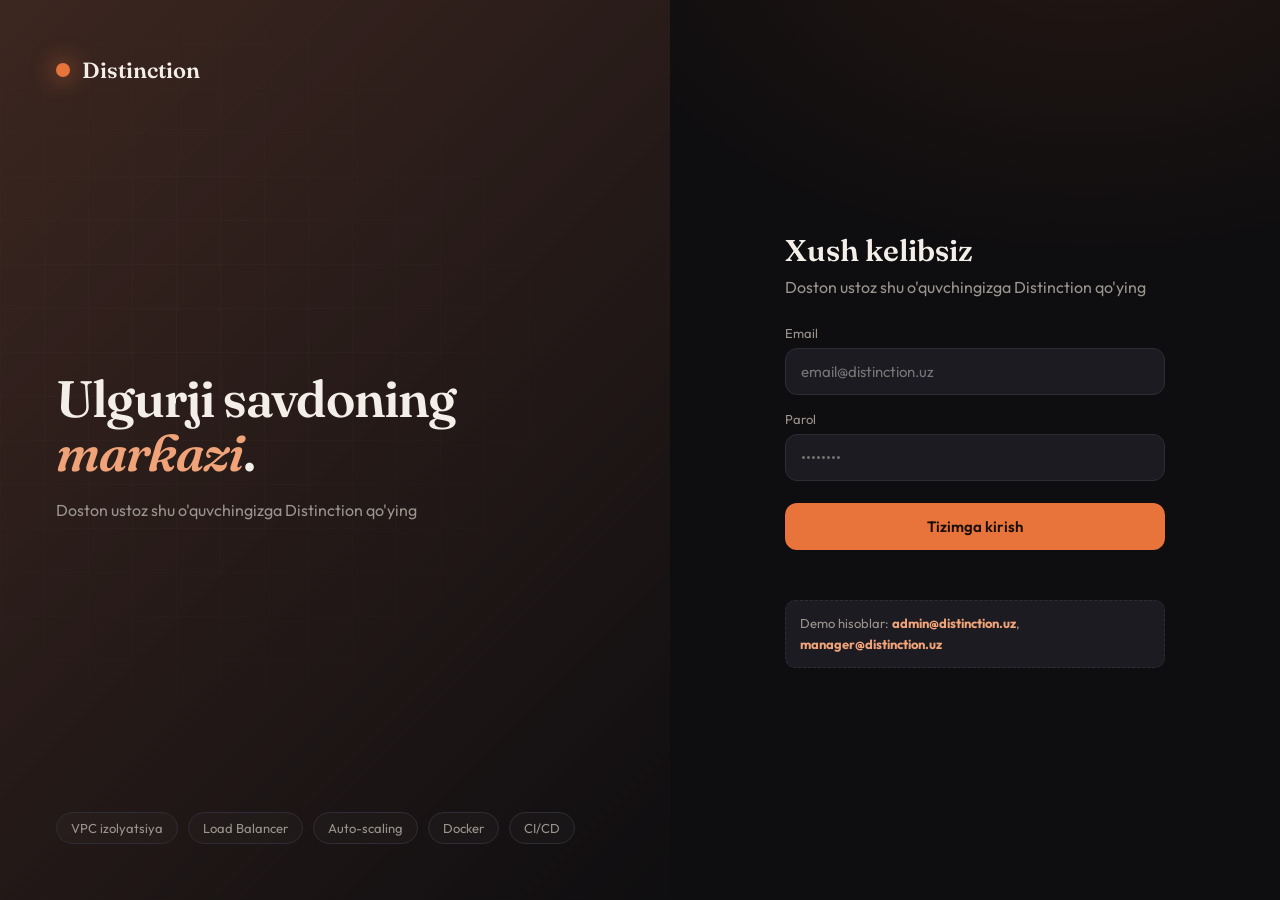
<file: frontend/index.html>
<!DOCTYPE html>
<html lang="uz">
<head>
  <meta charset="UTF-8" />
  <meta name="viewport" content="width=device-width, initial-scale=1.0" />
  <title>Distinction — Doston ustozga qo'yish yarashadi</title>
  <link rel="preconnect" href="https://fonts.googleapis.com">
  <link rel="preconnect" href="https://fonts.gstatic.com" crossorigin>
  <link href="https://fonts.googleapis.com/css2?family=Fraunces:opsz,wght@9..144,400;9..144,500;9..144,600;9..144,700&family=Outfit:wght@300;400;500;600;700&display=swap" rel="stylesheet">
  <link rel="stylesheet" href="styles.css" />
</head>
<body>
  <div id="app"></div>
  <script src="app.js"></script>
</body>
</html>
</file>
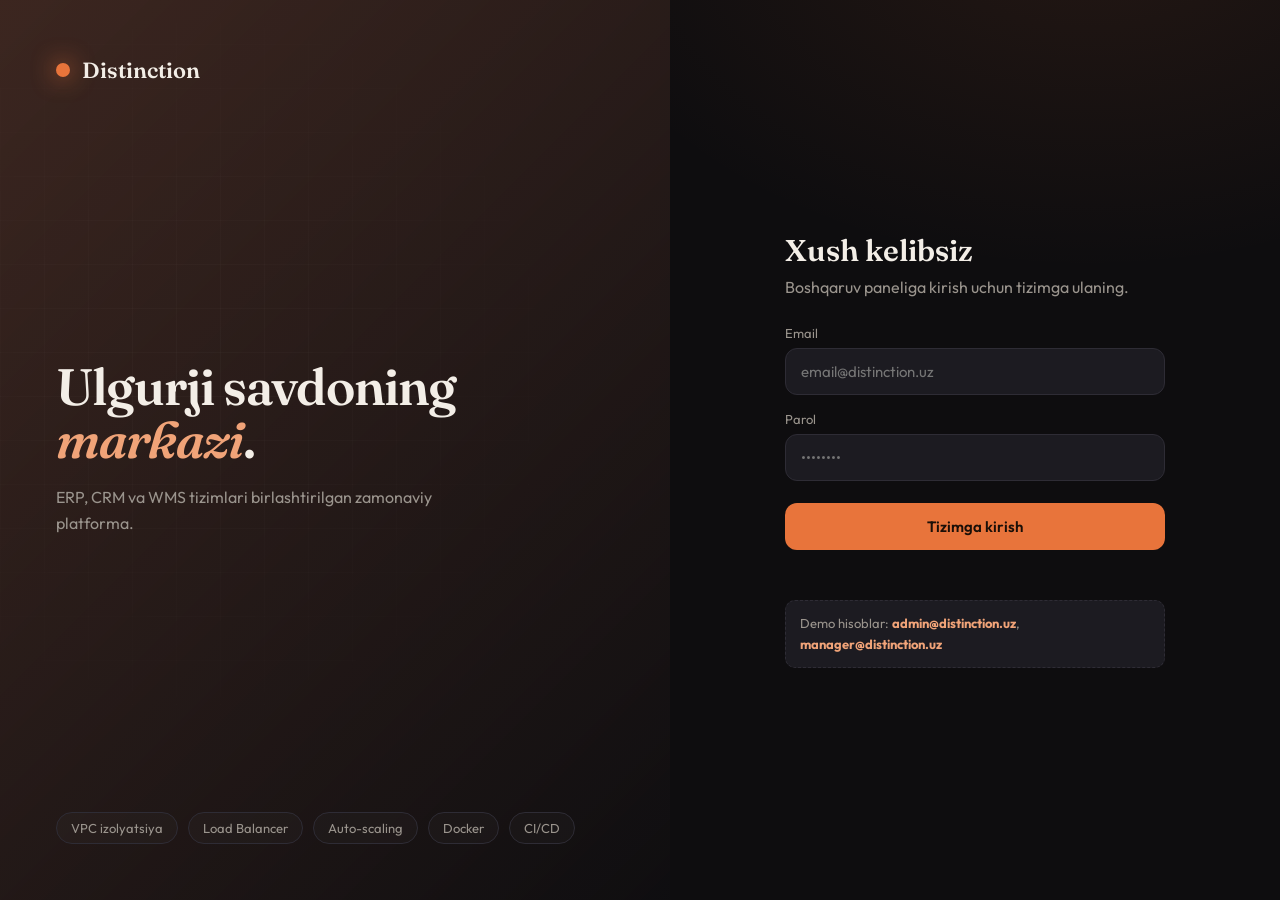
<file: backend/static/index.html>
<!DOCTYPE html>
<html lang="uz">
<head>
  <meta charset="UTF-8" />
  <meta name="viewport" content="width=device-width, initial-scale=1.0" />
  <title>Distinction — Boshqaruv Platformasi</title>
  <link rel="preconnect" href="https://fonts.googleapis.com">
  <link rel="preconnect" href="https://fonts.gstatic.com" crossorigin>
  <link href="https://fonts.googleapis.com/css2?family=Fraunces:opsz,wght@9..144,400;9..144,500;9..144,600;9..144,700&family=Outfit:wght@300;400;500;600;700&display=swap" rel="stylesheet">
  <link rel="stylesheet" href="styles.css" />
</head>
<body>
  <div id="app"></div>
  <script src="app.js"></script>
</body>
</html>
</file>
<file: frontend/styles.css>
:root {
  --bg: #0e0d0f;
  --bg-soft: #16151a;
  --panel: #1c1b21;
  --panel-2: #232228;
  --border: #2e2c35;
  --text: #f3eee7;
  --muted: #9a948d;
  --accent: #e8743b;        /* warm terracotta */
  --accent-soft: #f0a378;
  --gold: #d9b65f;
  --green: #5fb87a;
  --red: #e2604f;
  --blue: #6d9fd1;
  --radius: 16px;
  --shadow: 0 20px 60px -20px rgba(0,0,0,0.6);
  font-family: 'Outfit', sans-serif;
}

* { box-sizing: border-box; margin: 0; padding: 0; }

body {
  background:
    radial-gradient(900px 600px at 85% -10%, rgba(232,116,59,0.10), transparent 60%),
    radial-gradient(700px 500px at 0% 100%, rgba(217,182,95,0.06), transparent 55%),
    var(--bg);
  color: var(--text);
  min-height: 100vh;
  -webkit-font-smoothing: antialiased;
}

.serif { font-family: 'Fraunces', serif; }

button { font-family: inherit; cursor: pointer; border: none; }
input, select, textarea { font-family: inherit; }

/* ---------- LOGIN ---------- */
.login-wrap {
  min-height: 100vh;
  display: grid;
  grid-template-columns: 1.1fr 1fr;
}
.login-art {
  position: relative;
  overflow: hidden;
  background:
    linear-gradient(135deg, rgba(232,116,59,0.18), rgba(14,13,15,0.9)),
    var(--bg-soft);
  display: flex;
  flex-direction: column;
  justify-content: space-between;
  padding: 56px;
}
.login-art::after {
  content: "";
  position: absolute;
  inset: 0;
  background-image:
    linear-gradient(rgba(255,255,255,0.025) 1px, transparent 1px),
    linear-gradient(90deg, rgba(255,255,255,0.025) 1px, transparent 1px);
  background-size: 44px 44px;
  mask-image: radial-gradient(600px 600px at 30% 40%, #000, transparent 75%);
}
.brand-mark {
  display: flex; align-items: center; gap: 12px;
  font-family: 'Fraunces', serif; font-size: 22px; font-weight: 600;
  position: relative; z-index: 2;
}
.brand-dot {
  width: 14px; height: 14px; border-radius: 50%;
  background: var(--accent); box-shadow: 0 0 24px var(--accent);
}
.login-headline {
  position: relative; z-index: 2;
  font-family: 'Fraunces', serif;
  font-size: clamp(34px, 4vw, 56px);
  line-height: 1.05;
  font-weight: 600;
  letter-spacing: -0.02em;
}
.login-headline em { color: var(--accent-soft); font-style: italic; }
.login-sub { color: var(--muted); margin-top: 18px; max-width: 440px; line-height: 1.6; position: relative; z-index: 2; }
.login-tags { display: flex; gap: 10px; flex-wrap: wrap; position: relative; z-index: 2; }
.tag-pill {
  border: 1px solid var(--border);
  padding: 7px 14px; border-radius: 99px; font-size: 13px; color: var(--muted);
  background: rgba(255,255,255,0.02);
}

.login-form-col {
  display: flex; align-items: center; justify-content: center; padding: 40px;
}
.login-card {
  width: 100%; max-width: 380px;
  animation: rise 0.7s cubic-bezier(.2,.8,.2,1);
}
.login-card h2 { font-family: 'Fraunces', serif; font-size: 30px; font-weight: 600; }
.login-card p.lead { color: var(--muted); margin: 8px 0 28px; }

.field { margin-bottom: 16px; }
.field label { display: block; font-size: 13px; color: var(--muted); margin-bottom: 7px; }
.field input {
  width: 100%; padding: 13px 15px; border-radius: 12px;
  background: var(--panel); border: 1px solid var(--border); color: var(--text);
  font-size: 15px; transition: border-color .2s, box-shadow .2s;
}
.field input:focus {
  outline: none; border-color: var(--accent);
  box-shadow: 0 0 0 3px rgba(232,116,59,0.15);
}
.btn-primary {
  width: 100%; padding: 14px; border-radius: 12px; font-size: 15px; font-weight: 600;
  background: var(--accent); color: #1a0f08;
  transition: transform .15s, box-shadow .2s; margin-top: 6px;
}
.btn-primary:hover { transform: translateY(-2px); box-shadow: 0 12px 30px -8px rgba(232,116,59,0.5); }
.btn-primary:active { transform: translateY(0); }
.demo-hint {
  margin-top: 22px; font-size: 13px; color: var(--muted);
  background: var(--panel); border: 1px dashed var(--border);
  padding: 12px 14px; border-radius: 10px; line-height: 1.6;
}
.demo-hint b { color: var(--accent-soft); }
.error-msg { color: var(--red); font-size: 14px; margin-top: 10px; min-height: 18px; }

/* ---------- APP SHELL ---------- */
.shell { display: grid; grid-template-columns: 248px 1fr; min-height: 100vh; }
.sidebar {
  background: var(--bg-soft); border-right: 1px solid var(--border);
  padding: 28px 18px; display: flex; flex-direction: column; gap: 6px;
  position: sticky; top: 0; height: 100vh;
}
.sidebar .brand-mark { font-size: 19px; margin-bottom: 30px; padding: 0 10px; }
.nav-item {
  display: flex; align-items: center; gap: 12px;
  padding: 12px 14px; border-radius: 11px; color: var(--muted);
  background: transparent; width: 100%; text-align: left; font-size: 15px;
  transition: background .15s, color .15s;
}
.nav-item:hover { background: var(--panel); color: var(--text); }
.nav-item.active { background: var(--panel-2); color: var(--text); }
.nav-item.active .nav-ico { color: var(--accent); }
.nav-ico { width: 19px; display: inline-flex; color: var(--muted); }
.sidebar-foot { margin-top: auto; padding-top: 16px; border-top: 1px solid var(--border); }
.user-chip { display: flex; align-items: center; gap: 11px; padding: 8px 10px; }
.avatar {
  width: 38px; height: 38px; border-radius: 50%; flex-shrink: 0;
  background: linear-gradient(135deg, var(--accent), var(--gold));
  display: flex; align-items: center; justify-content: center;
  font-weight: 700; color: #1a0f08;
}
.user-chip .meta { font-size: 13px; line-height: 1.3; overflow: hidden; }
.user-chip .meta b { display: block; }
.user-chip .meta span { color: var(--muted); font-size: 12px; }
.logout-btn {
  width: 100%; margin-top: 10px; padding: 9px; border-radius: 9px;
  background: var(--panel); color: var(--muted); font-size: 13px;
  transition: color .15s, background .15s;
}
.logout-btn:hover { color: var(--red); background: var(--panel-2); }

.main { padding: 34px 40px 60px; overflow-x: hidden; }
.page-head { display: flex; align-items: flex-end; justify-content: space-between; margin-bottom: 28px; flex-wrap: wrap; gap: 16px; }
.page-head h1 { font-family: 'Fraunces', serif; font-size: 32px; font-weight: 600; letter-spacing: -0.01em; }
.page-head .crumb { color: var(--muted); font-size: 14px; margin-bottom: 5px; }

.node-badge {
  display: inline-flex; align-items: center; gap: 8px;
  font-size: 12.5px; color: var(--muted);
  background: var(--panel); border: 1px solid var(--border);
  padding: 8px 13px; border-radius: 99px;
}
.pulse { width: 8px; height: 8px; border-radius: 50%; background: var(--green); box-shadow: 0 0 0 0 rgba(95,184,122,0.6); animation: pulse 2s infinite; }
@keyframes pulse { 0%{box-shadow:0 0 0 0 rgba(95,184,122,0.5);} 70%{box-shadow:0 0 0 8px rgba(95,184,122,0);} 100%{box-shadow:0 0 0 0 rgba(95,184,122,0);} }

/* ---------- STATS ---------- */
.stat-grid { display: grid; grid-template-columns: repeat(auto-fit, minmax(210px,1fr)); gap: 18px; margin-bottom: 30px; }
.stat-card {
  background: var(--panel); border: 1px solid var(--border);
  border-radius: var(--radius); padding: 22px; position: relative; overflow: hidden;
  animation: rise .5s both;
}
.stat-card::before {
  content:""; position:absolute; right:-30px; top:-30px; width:120px; height:120px;
  border-radius:50%; background: radial-gradient(circle, rgba(232,116,59,0.12), transparent 70%);
}
.stat-card .label { color: var(--muted); font-size: 13.5px; }
.stat-card .value { font-family:'Fraunces',serif; font-size: 34px; font-weight:600; margin-top: 8px; }
.stat-card .value.warn { color: var(--gold); }
.stat-card .value.alert { color: var(--red); }
.stat-card .sub { color: var(--muted); font-size: 12.5px; margin-top: 6px; }

/* ---------- PANEL / TABLE ---------- */
.panel {
  background: var(--panel); border: 1px solid var(--border);
  border-radius: var(--radius); overflow: hidden; margin-bottom: 24px;
}
.panel-head {
  display:flex; align-items:center; justify-content: space-between;
  padding: 18px 22px; border-bottom: 1px solid var(--border);
}
.panel-head h3 { font-family:'Fraunces',serif; font-size: 19px; font-weight: 600; }
table { width: 100%; border-collapse: collapse; }
th {
  text-align: left; padding: 13px 22px; font-size: 12px; text-transform: uppercase;
  letter-spacing: .06em; color: var(--muted); font-weight: 600;
  border-bottom: 1px solid var(--border); background: var(--bg-soft);
}
td { padding: 14px 22px; border-bottom: 1px solid var(--border); font-size: 14.5px; }
tr:last-child td { border-bottom: none; }
tbody tr { transition: background .12s; }
tbody tr:hover { background: var(--panel-2); }
.mono { font-variant-numeric: tabular-nums; }

.badge {
  display: inline-flex; align-items: center; gap: 6px;
  padding: 4px 11px; border-radius: 99px; font-size: 12.5px; font-weight: 500;
}
.badge.pending { background: rgba(217,182,95,0.15); color: var(--gold); }
.badge.processing { background: rgba(109,159,209,0.15); color: var(--blue); }
.badge.shipped { background: rgba(240,163,120,0.15); color: var(--accent-soft); }
.badge.delivered { background: rgba(95,184,122,0.15); color: var(--green); }
.badge.cancelled { background: rgba(226,96,79,0.15); color: var(--red); }
.stock-ok { color: var(--green); }
.stock-low { color: var(--red); font-weight: 600; }

.btn-soft {
  padding: 9px 16px; border-radius: 10px; font-size: 14px; font-weight: 500;
  background: var(--panel-2); color: var(--text); border: 1px solid var(--border);
  transition: background .15s, border-color .15s;
}
.btn-soft:hover { border-color: var(--accent); }
.btn-accent {
  padding: 9px 16px; border-radius: 10px; font-size: 14px; font-weight: 600;
  background: var(--accent); color: #1a0f08; transition: transform .15s;
}
.btn-accent:hover { transform: translateY(-1px); }
.btn-mini { padding: 5px 10px; border-radius: 8px; font-size: 12.5px; background: var(--panel-2); color: var(--muted); border:1px solid var(--border); }
.btn-mini:hover { color: var(--red); border-color: var(--red); }

select.status-sel {
  background: var(--panel-2); color: var(--text); border: 1px solid var(--border);
  padding: 6px 10px; border-radius: 8px; font-size: 13px;
}

/* ---------- LOAD TEST ---------- */
.lt-grid { display:grid; grid-template-columns: 1fr 1fr; gap: 22px; }
.lt-controls { display:flex; flex-direction: column; gap: 14px; }
.lt-log {
  background: var(--bg); border:1px solid var(--border); border-radius: 12px;
  padding: 16px; font-family: ui-monospace, monospace; font-size: 13px;
  height: 320px; overflow-y: auto; line-height: 1.7;
}
.lt-log .line { display:flex; gap:10px; }
.lt-log .node-tag { color: var(--accent); font-weight: 600; }
.node-tally { display:flex; gap: 12px; flex-wrap: wrap; margin-top: 14px; }
.node-pill {
  background: var(--panel-2); border:1px solid var(--border);
  border-radius: 10px; padding: 12px 16px; min-width: 120px;
}
.node-pill .n { font-family:'Fraunces',serif; font-size: 26px; }
.node-pill .l { font-size: 12px; color: var(--muted); }
.bar-track { height: 8px; background: var(--bg); border-radius: 99px; overflow: hidden; margin-top: 8px; }
.bar-fill { height: 100%; background: linear-gradient(90deg,var(--accent),var(--gold)); transition: width .4s; }

/* ---------- MODAL ---------- */
.modal-bg {
  position: fixed; inset: 0; background: rgba(0,0,0,0.6); backdrop-filter: blur(4px);
  display: flex; align-items: center; justify-content: center; z-index: 100; padding: 20px;
  animation: fade .2s;
}
.modal {
  background: var(--bg-soft); border: 1px solid var(--border);
  border-radius: 18px; padding: 28px; width: 100%; max-width: 480px;
  box-shadow: var(--shadow); animation: rise .3s; max-height: 90vh; overflow-y: auto;
}
.modal h3 { font-family:'Fraunces',serif; font-size: 23px; margin-bottom: 18px; }
.modal .field input, .modal .field select, .modal .field textarea {
  width:100%; padding:11px 13px; border-radius:10px; background: var(--panel);
  border:1px solid var(--border); color: var(--text); font-size: 14.5px;
}
.modal .row { display:grid; grid-template-columns:1fr 1fr; gap: 12px; }
.modal-actions { display:flex; gap: 10px; justify-content:flex-end; margin-top: 22px; }
.oi-row { display:grid; grid-template-columns: 1fr 90px 36px; gap: 8px; margin-bottom: 8px; align-items:center; }

.empty { text-align:center; padding: 50px; color: var(--muted); }

@keyframes rise { from { opacity:0; transform: translateY(14px);} to {opacity:1; transform:none;} }
@keyframes fade { from {opacity:0;} to {opacity:1;} }

@media (max-width: 880px) {
  .login-wrap { grid-template-columns: 1fr; }
  .login-art { display: none; }
  .shell { grid-template-columns: 1fr; }
  .sidebar { position: static; height: auto; flex-direction: row; overflow-x: auto; }
  .sidebar-foot { display:none; }
  .lt-grid { grid-template-columns: 1fr; }
  .main { padding: 24px 18px; }
}
</file>
<file: backend/static/styles.css>
:root {
  --bg: #0e0d0f;
  --bg-soft: #16151a;
  --panel: #1c1b21;
  --panel-2: #232228;
  --border: #2e2c35;
  --text: #f3eee7;
  --muted: #9a948d;
  --accent: #e8743b;        /* warm terracotta */
  --accent-soft: #f0a378;
  --gold: #d9b65f;
  --green: #5fb87a;
  --red: #e2604f;
  --blue: #6d9fd1;
  --radius: 16px;
  --shadow: 0 20px 60px -20px rgba(0,0,0,0.6);
  font-family: 'Outfit', sans-serif;
}

* { box-sizing: border-box; margin: 0; padding: 0; }

body {
  background:
    radial-gradient(900px 600px at 85% -10%, rgba(232,116,59,0.10), transparent 60%),
    radial-gradient(700px 500px at 0% 100%, rgba(217,182,95,0.06), transparent 55%),
    var(--bg);
  color: var(--text);
  min-height: 100vh;
  -webkit-font-smoothing: antialiased;
}

.serif { font-family: 'Fraunces', serif; }

button { font-family: inherit; cursor: pointer; border: none; }
input, select, textarea { font-family: inherit; }

/* ---------- LOGIN ---------- */
.login-wrap {
  min-height: 100vh;
  display: grid;
  grid-template-columns: 1.1fr 1fr;
}
.login-art {
  position: relative;
  overflow: hidden;
  background:
    linear-gradient(135deg, rgba(232,116,59,0.18), rgba(14,13,15,0.9)),
    var(--bg-soft);
  display: flex;
  flex-direction: column;
  justify-content: space-between;
  padding: 56px;
}
.login-art::after {
  content: "";
  position: absolute;
  inset: 0;
  background-image:
    linear-gradient(rgba(255,255,255,0.025) 1px, transparent 1px),
    linear-gradient(90deg, rgba(255,255,255,0.025) 1px, transparent 1px);
  background-size: 44px 44px;
  mask-image: radial-gradient(600px 600px at 30% 40%, #000, transparent 75%);
}
.brand-mark {
  display: flex; align-items: center; gap: 12px;
  font-family: 'Fraunces', serif; font-size: 22px; font-weight: 600;
  position: relative; z-index: 2;
}
.brand-dot {
  width: 14px; height: 14px; border-radius: 50%;
  background: var(--accent); box-shadow: 0 0 24px var(--accent);
}
.login-headline {
  position: relative; z-index: 2;
  font-family: 'Fraunces', serif;
  font-size: clamp(34px, 4vw, 56px);
  line-height: 1.05;
  font-weight: 600;
  letter-spacing: -0.02em;
}
.login-headline em { color: var(--accent-soft); font-style: italic; }
.login-sub { color: var(--muted); margin-top: 18px; max-width: 440px; line-height: 1.6; position: relative; z-index: 2; }
.login-tags { display: flex; gap: 10px; flex-wrap: wrap; position: relative; z-index: 2; }
.tag-pill {
  border: 1px solid var(--border);
  padding: 7px 14px; border-radius: 99px; font-size: 13px; color: var(--muted);
  background: rgba(255,255,255,0.02);
}

.login-form-col {
  display: flex; align-items: center; justify-content: center; padding: 40px;
}
.login-card {
  width: 100%; max-width: 380px;
  animation: rise 0.7s cubic-bezier(.2,.8,.2,1);
}
.login-card h2 { font-family: 'Fraunces', serif; font-size: 30px; font-weight: 600; }
.login-card p.lead { color: var(--muted); margin: 8px 0 28px; }

.field { margin-bottom: 16px; }
.field label { display: block; font-size: 13px; color: var(--muted); margin-bottom: 7px; }
.field input {
  width: 100%; padding: 13px 15px; border-radius: 12px;
  background: var(--panel); border: 1px solid var(--border); color: var(--text);
  font-size: 15px; transition: border-color .2s, box-shadow .2s;
}
.field input:focus {
  outline: none; border-color: var(--accent);
  box-shadow: 0 0 0 3px rgba(232,116,59,0.15);
}
.btn-primary {
  width: 100%; padding: 14px; border-radius: 12px; font-size: 15px; font-weight: 600;
  background: var(--accent); color: #1a0f08;
  transition: transform .15s, box-shadow .2s; margin-top: 6px;
}
.btn-primary:hover { transform: translateY(-2px); box-shadow: 0 12px 30px -8px rgba(232,116,59,0.5); }
.btn-primary:active { transform: translateY(0); }
.demo-hint {
  margin-top: 22px; font-size: 13px; color: var(--muted);
  background: var(--panel); border: 1px dashed var(--border);
  padding: 12px 14px; border-radius: 10px; line-height: 1.6;
}
.demo-hint b { color: var(--accent-soft); }
.error-msg { color: var(--red); font-size: 14px; margin-top: 10px; min-height: 18px; }

/* ---------- APP SHELL ---------- */
.shell { display: grid; grid-template-columns: 248px 1fr; min-height: 100vh; }
.sidebar {
  background: var(--bg-soft); border-right: 1px solid var(--border);
  padding: 28px 18px; display: flex; flex-direction: column; gap: 6px;
  position: sticky; top: 0; height: 100vh;
}
.sidebar .brand-mark { font-size: 19px; margin-bottom: 30px; padding: 0 10px; }
.nav-item {
  display: flex; align-items: center; gap: 12px;
  padding: 12px 14px; border-radius: 11px; color: var(--muted);
  background: transparent; width: 100%; text-align: left; font-size: 15px;
  transition: background .15s, color .15s;
}
.nav-item:hover { background: var(--panel); color: var(--text); }
.nav-item.active { background: var(--panel-2); color: var(--text); }
.nav-item.active .nav-ico { color: var(--accent); }
.nav-ico { width: 19px; display: inline-flex; color: var(--muted); }
.sidebar-foot { margin-top: auto; padding-top: 16px; border-top: 1px solid var(--border); }
.user-chip { display: flex; align-items: center; gap: 11px; padding: 8px 10px; }
.avatar {
  width: 38px; height: 38px; border-radius: 50%; flex-shrink: 0;
  background: linear-gradient(135deg, var(--accent), var(--gold));
  display: flex; align-items: center; justify-content: center;
  font-weight: 700; color: #1a0f08;
}
.user-chip .meta { font-size: 13px; line-height: 1.3; overflow: hidden; }
.user-chip .meta b { display: block; }
.user-chip .meta span { color: var(--muted); font-size: 12px; }
.logout-btn {
  width: 100%; margin-top: 10px; padding: 9px; border-radius: 9px;
  background: var(--panel); color: var(--muted); font-size: 13px;
  transition: color .15s, background .15s;
}
.logout-btn:hover { color: var(--red); background: var(--panel-2); }

.main { padding: 34px 40px 60px; overflow-x: hidden; }
.page-head { display: flex; align-items: flex-end; justify-content: space-between; margin-bottom: 28px; flex-wrap: wrap; gap: 16px; }
.page-head h1 { font-family: 'Fraunces', serif; font-size: 32px; font-weight: 600; letter-spacing: -0.01em; }
.page-head .crumb { color: var(--muted); font-size: 14px; margin-bottom: 5px; }

.node-badge {
  display: inline-flex; align-items: center; gap: 8px;
  font-size: 12.5px; color: var(--muted);
  background: var(--panel); border: 1px solid var(--border);
  padding: 8px 13px; border-radius: 99px;
}
.pulse { width: 8px; height: 8px; border-radius: 50%; background: var(--green); box-shadow: 0 0 0 0 rgba(95,184,122,0.6); animation: pulse 2s infinite; }
@keyframes pulse { 0%{box-shadow:0 0 0 0 rgba(95,184,122,0.5);} 70%{box-shadow:0 0 0 8px rgba(95,184,122,0);} 100%{box-shadow:0 0 0 0 rgba(95,184,122,0);} }

/* ---------- STATS ---------- */
.stat-grid { display: grid; grid-template-columns: repeat(auto-fit, minmax(210px,1fr)); gap: 18px; margin-bottom: 30px; }
.stat-card {
  background: var(--panel); border: 1px solid var(--border);
  border-radius: var(--radius); padding: 22px; position: relative; overflow: hidden;
  animation: rise .5s both;
}
.stat-card::before {
  content:""; position:absolute; right:-30px; top:-30px; width:120px; height:120px;
  border-radius:50%; background: radial-gradient(circle, rgba(232,116,59,0.12), transparent 70%);
}
.stat-card .label { color: var(--muted); font-size: 13.5px; }
.stat-card .value { font-family:'Fraunces',serif; font-size: 34px; font-weight:600; margin-top: 8px; }
.stat-card .value.warn { color: var(--gold); }
.stat-card .value.alert { color: var(--red); }
.stat-card .sub { color: var(--muted); font-size: 12.5px; margin-top: 6px; }

/* ---------- PANEL / TABLE ---------- */
.panel {
  background: var(--panel); border: 1px solid var(--border);
  border-radius: var(--radius); overflow: hidden; margin-bottom: 24px;
}
.panel-head {
  display:flex; align-items:center; justify-content: space-between;
  padding: 18px 22px; border-bottom: 1px solid var(--border);
}
.panel-head h3 { font-family:'Fraunces',serif; font-size: 19px; font-weight: 600; }
table { width: 100%; border-collapse: collapse; }
th {
  text-align: left; padding: 13px 22px; font-size: 12px; text-transform: uppercase;
  letter-spacing: .06em; color: var(--muted); font-weight: 600;
  border-bottom: 1px solid var(--border); background: var(--bg-soft);
}
td { padding: 14px 22px; border-bottom: 1px solid var(--border); font-size: 14.5px; }
tr:last-child td { border-bottom: none; }
tbody tr { transition: background .12s; }
tbody tr:hover { background: var(--panel-2); }
.mono { font-variant-numeric: tabular-nums; }

.badge {
  display: inline-flex; align-items: center; gap: 6px;
  padding: 4px 11px; border-radius: 99px; font-size: 12.5px; font-weight: 500;
}
.badge.pending { background: rgba(217,182,95,0.15); color: var(--gold); }
.badge.processing { background: rgba(109,159,209,0.15); color: var(--blue); }
.badge.shipped { background: rgba(240,163,120,0.15); color: var(--accent-soft); }
.badge.delivered { background: rgba(95,184,122,0.15); color: var(--green); }
.badge.cancelled { background: rgba(226,96,79,0.15); color: var(--red); }
.stock-ok { color: var(--green); }
.stock-low { color: var(--red); font-weight: 600; }

.btn-soft {
  padding: 9px 16px; border-radius: 10px; font-size: 14px; font-weight: 500;
  background: var(--panel-2); color: var(--text); border: 1px solid var(--border);
  transition: background .15s, border-color .15s;
}
.btn-soft:hover { border-color: var(--accent); }
.btn-accent {
  padding: 9px 16px; border-radius: 10px; font-size: 14px; font-weight: 600;
  background: var(--accent); color: #1a0f08; transition: transform .15s;
}
.btn-accent:hover { transform: translateY(-1px); }
.btn-mini { padding: 5px 10px; border-radius: 8px; font-size: 12.5px; background: var(--panel-2); color: var(--muted); border:1px solid var(--border); }
.btn-mini:hover { color: var(--red); border-color: var(--red); }

select.status-sel {
  background: var(--panel-2); color: var(--text); border: 1px solid var(--border);
  padding: 6px 10px; border-radius: 8px; font-size: 13px;
}

/* ---------- LOAD TEST ---------- */
.lt-grid { display:grid; grid-template-columns: 1fr 1fr; gap: 22px; }
.lt-controls { display:flex; flex-direction: column; gap: 14px; }
.lt-log {
  background: var(--bg); border:1px solid var(--border); border-radius: 12px;
  padding: 16px; font-family: ui-monospace, monospace; font-size: 13px;
  height: 320px; overflow-y: auto; line-height: 1.7;
}
.lt-log .line { display:flex; gap:10px; }
.lt-log .node-tag { color: var(--accent); font-weight: 600; }
.node-tally { display:flex; gap: 12px; flex-wrap: wrap; margin-top: 14px; }
.node-pill {
  background: var(--panel-2); border:1px solid var(--border);
  border-radius: 10px; padding: 12px 16px; min-width: 120px;
}
.node-pill .n { font-family:'Fraunces',serif; font-size: 26px; }
.node-pill .l { font-size: 12px; color: var(--muted); }
.bar-track { height: 8px; background: var(--bg); border-radius: 99px; overflow: hidden; margin-top: 8px; }
.bar-fill { height: 100%; background: linear-gradient(90deg,var(--accent),var(--gold)); transition: width .4s; }

/* ---------- MODAL ---------- */
.modal-bg {
  position: fixed; inset: 0; background: rgba(0,0,0,0.6); backdrop-filter: blur(4px);
  display: flex; align-items: center; justify-content: center; z-index: 100; padding: 20px;
  animation: fade .2s;
}
.modal {
  background: var(--bg-soft); border: 1px solid var(--border);
  border-radius: 18px; padding: 28px; width: 100%; max-width: 480px;
  box-shadow: var(--shadow); animation: rise .3s; max-height: 90vh; overflow-y: auto;
}
.modal h3 { font-family:'Fraunces',serif; font-size: 23px; margin-bottom: 18px; }
.modal .field input, .modal .field select, .modal .field textarea {
  width:100%; padding:11px 13px; border-radius:10px; background: var(--panel);
  border:1px solid var(--border); color: var(--text); font-size: 14.5px;
}
.modal .row { display:grid; grid-template-columns:1fr 1fr; gap: 12px; }
.modal-actions { display:flex; gap: 10px; justify-content:flex-end; margin-top: 22px; }
.oi-row { display:grid; grid-template-columns: 1fr 90px 36px; gap: 8px; margin-bottom: 8px; align-items:center; }

.empty { text-align:center; padding: 50px; color: var(--muted); }

@keyframes rise { from { opacity:0; transform: translateY(14px);} to {opacity:1; transform:none;} }
@keyframes fade { from {opacity:0;} to {opacity:1;} }

@media (max-width: 880px) {
  .login-wrap { grid-template-columns: 1fr; }
  .login-art { display: none; }
  .shell { grid-template-columns: 1fr; }
  .sidebar { position: static; height: auto; flex-direction: row; overflow-x: auto; }
  .sidebar-foot { display:none; }
  .lt-grid { grid-template-columns: 1fr; }
  .main { padding: 24px 18px; }
}
</file>
